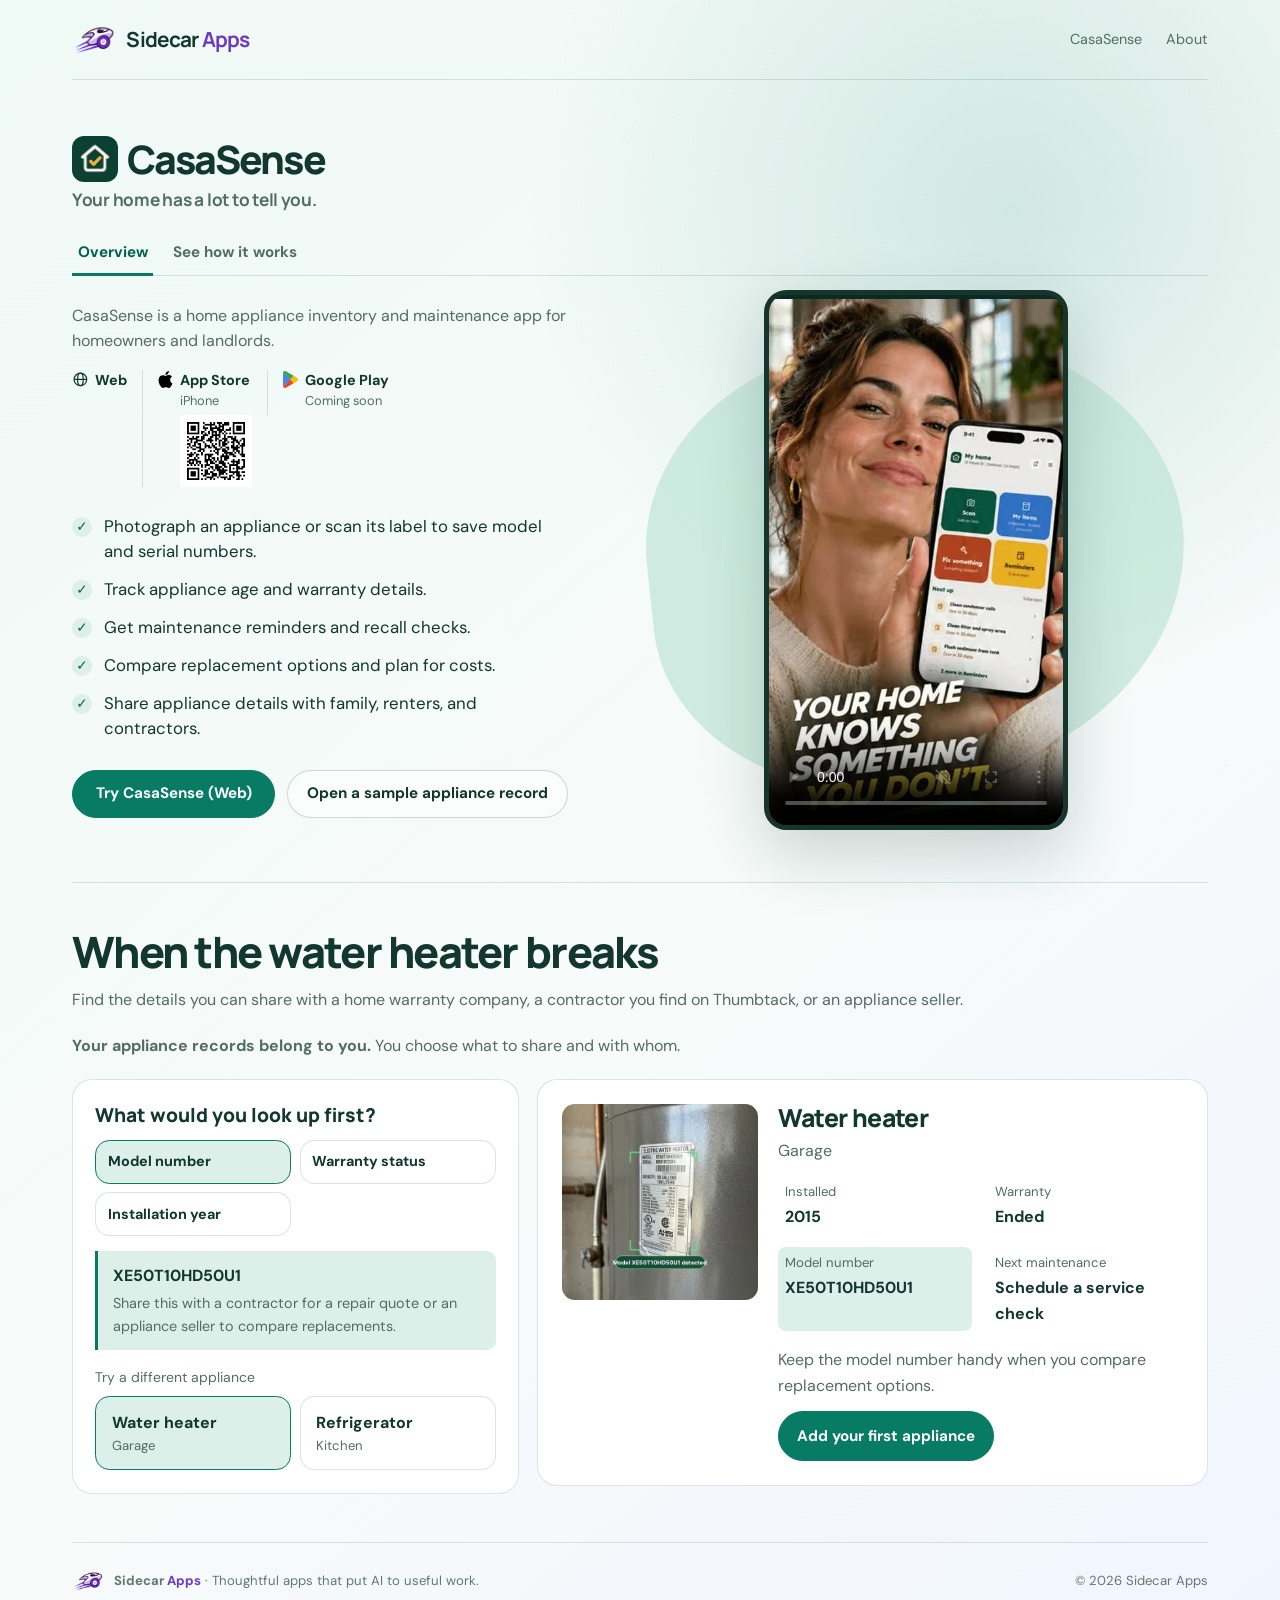
<file: index.html>
<!doctype html>
<html lang="en">
<head>
  <meta charset="utf-8">
  <meta name="viewport" content="width=device-width,initial-scale=1">
  <title>CasaSense Appliance Inventory &amp; Maintenance | Sidecar Apps</title>
  <meta name="description" content="Scan appliance labels, track age and warranties, check recalls, and share records with CasaSense, the home appliance inventory app from Sidecar Apps.">
  <meta name="robots" content="index,follow,max-image-preview:large,max-snippet:-1,max-video-preview:-1">
  <meta name="application-name" content="Sidecar Apps">
  <meta name="theme-color" content="#eff9f5">
  <meta property="og:title" content="CasaSense Appliance Inventory &amp; Maintenance | Sidecar Apps">
  <meta property="og:description" content="Scan appliance labels, track age and warranties, check recalls, and share records with CasaSense, the home appliance inventory app from Sidecar Apps.">
  <meta property="og:type" content="website">
  <meta property="og:url" content="https://sidecar360.com/">
  <meta property="og:image" content="https://sidecar360.com/assets/casasense-share.jpg">
  <meta property="og:image:width" content="1200">
  <meta property="og:image:height" content="630">
  <meta property="og:image:alt" content="CasaSense by Sidecar Apps, with an example water heater record">
  <meta property="og:site_name" content="Sidecar Apps">
  <meta name="twitter:card" content="summary_large_image">
  <meta name="twitter:title" content="CasaSense Appliance Inventory &amp; Maintenance | Sidecar Apps">
  <meta name="twitter:description" content="Scan appliance labels, track age and warranties, check recalls, and share records with CasaSense, the home appliance inventory app from Sidecar Apps.">
  <meta name="twitter:image" content="https://sidecar360.com/assets/casasense-share.jpg">
  <meta name="twitter:image:alt" content="CasaSense by Sidecar Apps, with an example water heater record">
  <link rel="canonical" href="https://sidecar360.com/">
  <link rel="icon" href="assets/sidecar-icon-192.png">
  <link rel="preconnect" href="https://fonts.googleapis.com">
  <link rel="preconnect" href="https://fonts.gstatic.com" crossorigin>
  <link href="https://fonts.googleapis.com/css2?family=DM+Sans:wght@400;500;600;700&amp;family=Manrope:wght@500;600;700;800&amp;display=swap" rel="stylesheet">
  <script type="application/ld+json">
  {
    "@context": "https://schema.org",
    "@graph": [
      {
        "@type": "Organization",
        "@id": "https://sidecar360.com/#organization",
        "name": "Sidecar Apps",
        "url": "https://sidecar360.com/",
        "logo": {
          "@type": "ImageObject",
          "url": "https://sidecar360.com/assets/sidecar-icon-192.png",
          "width": 192,
          "height": 184
        },
        "description": "Sidecar Apps builds consumer applications that use on-device and cloud AI to help with everyday tasks.",
        "contactPoint": {
          "@type": "ContactPoint",
          "contactType": "general inquiries",
          "url": "https://sidecar360.com/contact.html"
        }
      },
      {
        "@type": "WebSite",
        "@id": "https://sidecar360.com/#website",
        "url": "https://sidecar360.com/",
        "name": "Sidecar Apps",
        "publisher": { "@id": "https://sidecar360.com/#organization" },
        "inLanguage": "en-US"
      },
      {
        "@type": "WebPage",
        "@id": "https://sidecar360.com/#webpage",
        "url": "https://sidecar360.com/",
        "name": "CasaSense Appliance Inventory & Maintenance | Sidecar Apps",
        "isPartOf": { "@id": "https://sidecar360.com/#website" },
        "mainEntity": { "@id": "https://casasense.sidecar360.com/#application" },
        "inLanguage": "en-US"
      },
      {
        "@type": "WebApplication",
        "@id": "https://casasense.sidecar360.com/#application",
        "name": "CasaSense",
        "url": "https://casasense.sidecar360.com/",
        "description": "A home appliance inventory and maintenance app for homeowners and landlords.",
        "applicationCategory": "LifestyleApplication",
        "image": "https://sidecar360.com/assets/casasense-share.jpg",
        "publisher": { "@id": "https://sidecar360.com/#organization" },
        "featureList": [
          "Scan appliance labels to save model and serial numbers",
          "Track appliance age and warranty details",
          "Get maintenance reminders and recall checks",
          "Compare replacement options",
          "Share appliance records"
        ]
      }
    ]
  }
  </script>
  <style>
    :root {
      color-scheme: light;
      --ink: #12372e;
      --ink-soft: #526d64;
      --brand: #087b64;
      --brand-dark: #05604e;
      --brand-soft: #dcefe8;
      --paper: #f7fbf9;
      --paper-blue: #f1f5ff;
      --surface: #ffffff;
      --line: rgba(20, 66, 55, 0.14);
      --shadow: rgba(18, 55, 46, 0.18);
    }

    * { box-sizing: border-box; }
    html { scroll-behavior: smooth; }

    body {
      margin: 0;
      overflow-x: clip;
      color: var(--ink);
      background:
        radial-gradient(circle at 79% 13%, rgba(8, 123, 100, 0.15), transparent 28%),
        linear-gradient(140deg, #eff9f5, var(--paper) 56%, var(--paper-blue));
      font: 1rem/1.6 "DM Sans", system-ui, -apple-system, BlinkMacSystemFont, "Segoe UI", sans-serif;
      -webkit-font-smoothing: antialiased;
    }

    a { color: inherit; text-decoration: none; }
    img { max-width: 100%; }

    .page-shell {
      max-width: 76rem;
      margin: 0 auto;
      padding: 0 2.5rem;
    }

    .site-header {
      min-height: 5rem;
      display: flex;
      align-items: center;
      justify-content: space-between;
      gap: 1.75rem;
      border-bottom: 1px solid var(--line);
    }

    .site-nav {
      display: flex;
      align-items: center;
      gap: 1.5rem;
      font-size: 0.9rem;
    }

    .site-nav > a { color: var(--ink-soft); }
    .site-nav > a:hover { color: var(--ink); }

    .site-nav .app-link,
    .site-nav .about-link {
      display: inline-flex;
      min-height: 2.75rem;
      align-items: center;
    }

    .web-action,
    .secondary-action {
      min-height: 3rem;
      font-size: 0.95rem;
      display: inline-flex;
      align-items: center;
      justify-content: center;
      border-radius: 999px;
      padding: 0.72rem 1.15rem;
      font-weight: 700;
      transition: background-color 160ms ease, border-color 160ms ease, transform 160ms ease;
    }

    .hero {
      padding: 0.85rem 0 3.2rem;
      display: grid;
      grid-template-columns: minmax(0, 0.92fr) minmax(26rem, 1.08fr);
      gap: clamp(1.75rem, 4vw, 3rem) 3.5rem;
      align-items: center;
    }

    .hero > * {
      min-width: 0;
    }

    h1,
    h2 {
      font-family: "Manrope", sans-serif;
      text-wrap: balance;
    }

    .casasense {
      padding-top: clamp(2.25rem, 5vw, 3.5rem);
      scroll-margin-top: 1.5rem;
    }

    .hero-title {
      display: grid;
      justify-items: start;
      gap: 0.42rem;
      margin: 0;
    }

    .hero-brand {
      display: inline-flex;
      align-items: center;
      gap: 0.55rem;
      font-size: clamp(2rem, 3.4vw, 2.45rem);
      font-weight: 800;
      line-height: 1.08;
      letter-spacing: -0.05em;
      white-space: nowrap;
    }

    .hero-brand img {
      width: clamp(2.45rem, 4.2vw, 2.9rem);
      height: auto;
      flex: none;
      border-radius: 0.75rem;
    }

    .hero-tagline {
      font-size: clamp(1rem, 1.5vw, 1.08rem);
      color: var(--ink-soft);
      font-weight: 700;
      line-height: 1.25;
      letter-spacing: -0.015em;
      text-wrap: balance;
    }

    .hero-summary {
      margin: 0;
      color: var(--ink-soft);
    }

    .hero-features {
      display: grid;
      gap: 0.8rem;
      margin: 1.7rem 0 0;
      padding: 0;
      list-style: none;
    }

    .hero-features li {
      display: grid;
      grid-template-columns: 1.35rem minmax(0, 1fr);
      align-items: start;
      gap: 0.65rem;
      color: var(--ink);
      font-size: 1.05rem;
      line-height: 1.5;
    }

    .feature-check {
      display: grid;
      place-items: center;
      width: 1.25rem;
      height: 1.25rem;
      margin-top: 0.17rem;
      border-radius: 50%;
      background: var(--brand-soft);
      color: var(--brand-dark);
      font-size: 0.85rem;
      font-weight: 800;
    }

    .actions {
      margin-top: 1.75rem;
      display: grid;
      grid-template-columns: minmax(0, 0.84fr) minmax(0, 1.16fr);
      max-width: 31rem;
      gap: 0.75rem;
    }

    .actions > a {
      padding-inline: 0.75rem;
      line-height: 1.25;
      text-align: center;
    }

    .platforms {
      display: flex;
      flex-wrap: wrap;
      align-items: flex-start;
      gap: 0.6rem 0.9rem;
      margin: 1rem 0 0;
      padding: 0;
      list-style: none;
    }

    .platforms > li + li {
      padding-inline-start: 0.9rem;
      border-inline-start: 1px solid var(--line);
    }

    .platform {
      display: inline-flex;
      align-items: flex-start;
      gap: 0.4rem;
      min-height: 2.75rem;
      color: var(--ink);
      font-size: 0.9rem;
      font-weight: 700;
      line-height: 1.25;
    }

    a.platform:hover { color: var(--brand-dark); }

    .platform > svg,
    .platform > img {
      flex: none;
      width: 1.05rem;
      height: 1.05rem;
      object-fit: contain;
    }

    .platform small {
      display: block;
      margin-top: 0.22rem;
      color: var(--ink-soft);
      font-size: 0.8rem;
      font-weight: 400;
    }

    .platform-qr {
      display: block;
      width: 4.5rem;
      height: auto;
      margin-top: 0.4rem;
    }

    .web-action {
      border: 1px solid var(--brand);
      background: var(--brand);
      color: #ffffff;
    }

    .web-action:hover {
      border-color: var(--brand-dark);
      background: var(--brand-dark);
    }

    .secondary-action {
      border: 1px solid rgba(20, 66, 55, 0.2);
      background: rgba(255, 255, 255, 0.5);
    }

    .secondary-action:hover {
      border-color: rgba(20, 66, 55, 0.42);
      background: #ffffff;
    }

    .product-visual {
      min-width: 0;
      position: relative;
      display: grid;
      place-items: center;
      isolation: isolate;
    }

    .orb {
      position: absolute;
      z-index: -1;
      inset: 9% 4%;
      border-radius: 48% 52% 56% 44%;
      background: rgba(184, 226, 211, 0.62);
      transform: rotate(-6deg);
    }

    .hero-video {
      display: block;
      width: min(100%, 19rem);
      height: auto;
      aspect-ratio: 9 / 16;
      border: 0.35rem solid #17352d;
      border-radius: 1.4rem;
      background: #092b23;
      box-shadow: 0 1.5rem 4rem rgba(18, 55, 46, 0.2);
    }

    .hero-video:focus-visible {
      outline: 3px solid #5ab79f;
      outline-offset: 4px;
    }

    .how-it-works {
      padding: 2.75rem 0 3rem;
      border-top: 1px solid var(--line);
      scroll-margin-top: 1.5rem;
    }

    .how-it-works > h2 {
      margin: 0 0 1.5rem;
      font: 800 clamp(1.9rem, 4.5vw, 2.7rem)/1.15 "Manrope", sans-serif;
      letter-spacing: -0.04em;
    }

    .app-flow {
      display: grid;
      grid-template-columns: minmax(0, 1fr) minmax(0, 0.76fr) minmax(0, 1.45fr);
      gap: 1.65rem;
      margin: 0;
      padding: 0;
      list-style: none;
    }

    .flow-stage {
      position: relative;
      min-width: 0;
      padding: 1rem;
      border: 1px solid var(--line);
      border-radius: 1.25rem;
      background: var(--surface);
    }

    .flow-stage:not(:last-child)::after {
      position: absolute;
      z-index: 1;
      top: 7.6rem;
      left: calc(100% + 0.1rem);
      width: 1.4rem;
      height: 0.7rem;
      background: var(--brand);
      clip-path: polygon(0 42%, 63% 42%, 63% 0, 100% 50%, 63% 100%, 63% 58%, 0 58%);
      content: "";
    }

    .flow-visual {
      height: 14rem;
      display: grid;
      place-items: center;
      border-radius: 0.8rem;
      background: #f0f7f2;
    }

    /* Each crop uses the same artwork from the approved mock. Flow labels remain selectable HTML. */
    .flow-art {
      display: block;
      background: url("assets/casasense-how-it-works.webp") no-repeat;
    }

    .flow-art--phone {
      width: min(100%, 10rem);
      aspect-ratio: 508 / 684;
      background-size: 302.362% auto;
      background-position: 0 38.824%;
    }

    .flow-art--sync {
      width: min(100%, 6.75rem);
      aspect-ratio: 176 / 218;
      background-size: 872.727% auto;
      background-position: 45% 36.6%;
    }

    .flow-art--cloud {
      width: min(100%, 16rem);
      aspect-ratio: 422 / 350;
      background-size: 363.981% auto;
      background-position: 87.074% 25.371%;
    }

    .flow-art--gemini {
      aspect-ratio: 205 / 198;
      background-size: 749.268% auto;
      background-position: 63.561% 77.724%;
    }

    .flow-art--email {
      aspect-ratio: 210 / 198;
      background-size: 731.429% auto;
      background-position: 80.769% 77.724%;
    }

    .flow-art--map {
      aspect-ratio: 209 / 198;
      background-size: 734.928% auto;
      background-position: 97.965% 77.724%;
    }

    .flow-copy h3 {
      margin: 0.85rem 0 0.35rem;
      font: 800 1.2rem/1.25 "Manrope", sans-serif;
      letter-spacing: -0.025em;
    }

    .flow-copy p {
      margin: 0;
      color: var(--ink-soft);
      font-size: 1rem;
      line-height: 1.5;
    }

    .flow-copy p + p { margin-top: 0.65rem; }

    .flow-services {
      display: grid;
      grid-template-columns: repeat(3, minmax(0, 1fr));
      gap: 0.6rem;
      margin: 0.9rem 0 0;
      padding: 0;
      list-style: none;
    }

    .flow-service {
      display: grid;
      align-content: start;
      gap: 0.4rem;
      min-width: 0;
    }

    .flow-service .flow-art {
      width: min(100%, 4rem);
      border-radius: 0.65rem;
    }

    .flow-service strong {
      display: block;
      font: 800 0.9rem/1.25 "Manrope", sans-serif;
    }

    .flow-service span {
      display: block;
      color: var(--ink-soft);
      font-size: 0.875rem;
      line-height: 1.35;
    }

    @media (max-width: 52rem) {
      .app-flow { grid-template-columns: minmax(0, 1fr); gap: 1.7rem; }

      .flow-stage:not(:last-child)::after {
        top: auto;
        bottom: -1.22rem;
        left: calc(50% - 0.7rem);
        transform: rotate(90deg);
      }

      .flow-stage--sync {
        display: grid;
        grid-template-columns: minmax(4rem, 0.42fr) minmax(0, 1fr);
        align-items: center;
        gap: 0.85rem;
      }

      .flow-stage--sync .flow-visual { height: auto; min-height: 7rem; }
      .flow-stage--sync .flow-art { width: min(85%, 5rem); }
      .flow-stage--sync h3 { margin-top: 0; }
      .flow-stage--cloud .flow-visual { height: 10.75rem; }
      .flow-stage--cloud .flow-art--cloud { width: min(100%, 12rem); }

      .flow-services { grid-template-columns: minmax(0, 1fr); }
      .flow-service {
        grid-template-columns: 3.5rem minmax(0, 1fr);
        align-items: center;
        gap: 0.7rem;
      }

      .flow-service strong, .flow-service span { font-size: 1rem; }
    }

    .site-footer {
      padding: 1.4rem 0 2rem;
      display: flex;
      align-items: center;
      justify-content: space-between;
      gap: 1.5rem;
      border-top: 1px solid var(--line);
      color: #62786f;
      font-size: 0.82rem;
    }

    .footer-brand {
      display: flex;
      align-items: center;
      gap: 0.6rem;
    }

    .footer-brand img {
      width: 2rem;
      height: 2rem;
      flex: none;
      object-fit: contain;
    }

    a:focus-visible {
      outline: 3px solid #5ab79f;
      outline-offset: 4px;
    }

    @media (hover: hover) {
      .sample-next .web-action:hover { transform: translateY(-1px); }
    }

    @media (max-width: 58rem) {
      .page-shell { padding: 0 1.5rem; }
      .hero { grid-template-columns: minmax(0, 1fr); }
      .product-visual { max-width: 38rem; width: 100%; margin: 0 auto; }
    }

    @media (max-width: 42rem) {
      .page-shell { padding: 0 1.25rem; }
      .site-header { min-height: 4.4rem; gap: 0.75rem; }
      .site-nav { gap: 0.75rem; font-size: 0.82rem; }
      .hero { padding-bottom: 2.7rem; gap: 1.8rem; }
      .platforms { gap: 0.45rem 0.55rem; }
      .platforms > li + li { padding-inline-start: 0.55rem; }
      .actions {
        grid-template-columns: minmax(0, 1fr);
        grid-auto-rows: 1fr;
      }
      .web-action, .secondary-action { width: 100%; }
      .site-footer { align-items: flex-start; flex-direction: column; }
    }

    @media (max-width: 22rem) {
      .platforms { column-gap: 0.3rem; }
      .platforms > li + li { padding-inline-start: 0.25rem; }
    }

    @media (prefers-reduced-motion: reduce) {
      html { scroll-behavior: auto; }
      .web-action, .secondary-action { transition: none; }
    }
  </style>
  <link rel="stylesheet" href="casasense-home.css?v=2">
  <link rel="stylesheet" href="sidecar-brand.css?v=2">
  <script src="casasense-home.js?v=2" defer></script>
</head>
<body>
  <div class="page-shell">
    <header class="site-header">
      <a class="wordmark" href="#top" aria-label="Sidecar Apps home">
        <img class="sidecar-mark" src="assets/sidecar-icon-192.png" alt="" width="192" height="184">
        <span>Sidecar <span class="wordmark-apps">Apps</span></span>
      </a>
      <nav class="site-nav" aria-label="Main navigation">
        <a class="app-link" href="#casasense">CasaSense</a>
        <a class="about-link" href="about.html">About</a>
      </nav>
    </header>

    <main id="top">
      <section class="casasense" id="casasense" aria-labelledby="casasense-title">
        <h1 class="hero-title" id="casasense-title">
          <span class="hero-brand"><img src="assets/casasense-icon-192.png" alt="" width="192" height="192">CasaSense</span>
          <span class="hero-tagline">Your home has a lot to tell you.</span>
        </h1>
        <div class="casasense-tabs" id="casasense-tabs" role="tablist" aria-label="CasaSense" hidden>
          <button id="overview-tab" type="button" role="tab" aria-selected="true" aria-controls="casasense-overview">Overview</button>
          <button id="how-it-works-tab" type="button" role="tab" aria-selected="false" aria-controls="how-it-works" tabindex="-1">See how it works</button>
        </div>
        <div id="casasense-overview">
          <div class="hero" id="how-ai-helps">
            <div>
              <p class="hero-summary">CasaSense is a home appliance inventory and maintenance app for homeowners and landlords.</p>
              <ul class="platforms" role="list" aria-label="CasaSense availability">
                <li>
                  <a class="platform" href="https://casasense.sidecar360.com/">
                    <svg viewBox="0 0 24 24" fill="none" stroke="currentColor" stroke-width="1.75" aria-hidden="true">
                      <circle cx="12" cy="12" r="9"/><ellipse cx="12" cy="12" rx="4" ry="9"/><path d="M3 12h18"/>
                    </svg>
                    <span>Web</span>
                  </a>
                </li>
                <li>
                  <a class="platform" href="https://apps.apple.com/app/casasense/id6831296057">
                    <img src="assets/platform-apple.svg" alt="" width="24" height="24">
                    <span>
                      App Store<small>iPhone</small>
                      <img class="platform-qr" src="assets/casasense-app-store-qr.png" alt="" width="72" height="72">
                    </span>
                  </a>
                </li>
                <li>
                  <span class="platform">
                    <img src="assets/platform-google-play.svg" alt="" width="24" height="24">
                    <span>Google Play<small>Coming soon</small></span>
                  </span>
                </li>
              </ul>
              <ul class="hero-features" role="list">
                <li><span class="feature-check" aria-hidden="true">✓</span><span>Photograph an appliance or scan its label to save model and serial numbers.</span></li>
                <li><span class="feature-check" aria-hidden="true">✓</span><span>Track appliance age and warranty details.</span></li>
                <li><span class="feature-check" aria-hidden="true">✓</span><span>Get maintenance reminders and recall checks.</span></li>
                <li><span class="feature-check" aria-hidden="true">✓</span><span>Compare replacement options and plan for costs.</span></li>
                <li><span class="feature-check" aria-hidden="true">✓</span><span>Share appliance details with family, renters, and contractors.</span></li>
              </ul>
              <div class="actions">
                <a class="web-action" href="https://casasense.sidecar360.com/">Try CasaSense (Web)</a>
                <a class="secondary-action" href="#sample-home">Open a sample appliance record</a>
              </div>
            </div>

            <div class="product-visual">
              <div class="orb" aria-hidden="true"></div>
              <video class="hero-video" id="casasense-demo" controls playsinline muted loop preload="none" width="720" height="1280"
                     poster="assets/casasense-demo-poster.webp" aria-label="CasaSense product demo, 30 seconds">
                <source src="assets/casasense-demo.mp4" type="video/mp4">
                <a href="assets/casasense-demo.mp4">Watch the CasaSense demo</a>
              </video>
            </div>
          </div>

          <section class="sample-home" id="sample-home" aria-labelledby="sample-heading">
            <h2 id="sample-heading">When the water heater breaks</h2>
            <p>Find the details you can share with a home warranty company, a contractor you find on Thumbtack, or an appliance seller.</p>
            <p><strong>Your appliance records belong to you.</strong> You choose what to share and with whom.</p>
            <div class="sample-layout">
              <div class="sample-guide">
                <h3>What would you look up first?</h3>
                <ul class="sample-questions" role="list" aria-label="Details to look up">
                  <li><button type="button" data-sample-field="model" aria-pressed="true" aria-controls="sample-answer">Model number</button></li>
                  <li><button type="button" data-sample-field="warranty" aria-pressed="false" aria-controls="sample-answer">Warranty status</button></li>
                  <li><button type="button" data-sample-field="installed" aria-pressed="false" aria-controls="sample-answer">Installation year</button></li>
                </ul>
                <div class="sample-answer" id="sample-answer" role="status">
                  <strong id="sample-answer-value">XE50T10HD50U1</strong>
                  <span id="sample-answer-note">Share this with a contractor for a repair quote or an appliance seller to compare replacements.</span>
                </div>
                <p class="sample-switcher-label">Try a different appliance</p>
                <ul class="sample-items" role="list" aria-label="Sample appliances">
                  <li><button type="button" data-sample="waterHeater" aria-pressed="true" aria-controls="sample-record"><strong>Water heater</strong><small>Garage</small></button></li>
                  <li><button type="button" data-sample="refrigerator" aria-pressed="false" aria-controls="sample-record"><strong>Refrigerator</strong><small>Kitchen</small></button></li>
                </ul>
              </div>
              <article class="sample-record" id="sample-record" aria-labelledby="sample-name">
                <img class="sample-photo" id="sample-photo" src="assets/sample-water-heater.webp" alt="CasaSense reading the label on a water heater" loading="lazy" width="480" height="506">
                <div>
                  <h3 id="sample-name" aria-live="polite">Water heater</h3>
                  <p class="sample-location" id="sample-location">Garage</p>
                  <dl class="sample-facts">
                    <div data-sample-fact="installed"><dt>Installed</dt><dd id="sample-installed">2015</dd></div>
                    <div data-sample-fact="warranty"><dt>Warranty</dt><dd id="sample-warranty">Ended</dd></div>
                    <div data-sample-fact="model" class="sample-fact-active"><dt>Model number</dt><dd id="sample-model">XE50T10HD50U1</dd></div>
                    <div><dt>Next maintenance</dt><dd id="sample-maintenance">Schedule a service check</dd></div>
                  </dl>
                </div>
                <div class="sample-next">
                  <p id="sample-next">Keep the model number handy when you compare replacement options.</p>
                  <a class="web-action" href="https://casasense.sidecar360.com/">Add your first appliance</a>
                </div>
              </article>
            </div>
          </section>
        </div>

        <section class="how-it-works" id="how-it-works" aria-labelledby="how-it-works-heading">
          <h2 id="how-it-works-heading">From a label photo to a saved record</h2>
          <ol class="app-flow" role="list">
            <li class="flow-stage flow-stage--phone">
              <div class="flow-visual">
                <div class="flow-art flow-art--phone" role="img" aria-label="CasaSense showing the brand, model and serial number it read from an appliance label"></div>
              </div>
              <div class="flow-copy">
                <h3>AI on your phone</h3>
                <p>Your phone reads the model and serial number from the label so you can check them before saving.</p>
                <p>You can open recent records offline.</p>
              </div>
            </li>
            <li class="flow-stage flow-stage--sync">
              <div class="flow-visual">
                <div class="flow-art flow-art--sync" aria-hidden="true"></div>
              </div>
              <div class="flow-copy">
                <h3>Sync when you reconnect</h3>
                <p>Changes sync when you reconnect. CasaSense can send just the text from a readable label, or use the photo when it needs a closer look.</p>
              </div>
            </li>
            <li class="flow-stage flow-stage--cloud">
              <div class="flow-visual">
                <div class="flow-art flow-art--cloud" aria-hidden="true"></div>
              </div>
              <div class="flow-copy">
                <h3>Your appliance records</h3>
                <p>CasaSense saves your records online and uses these services when needed.</p>
              </div>
              <ul class="flow-services" role="list">
                <li class="flow-service">
                  <div class="flow-art flow-art--gemini" aria-hidden="true"></div>
                  <div><strong>Gemini</strong><span>Enhanced recognition</span></div>
                </li>
                <li class="flow-service">
                  <div class="flow-art flow-art--email" aria-hidden="true"></div>
                  <div><strong>Email Delivery</strong><span>Account and invite emails</span></div>
                </li>
                <li class="flow-service">
                  <div class="flow-art flow-art--map" aria-hidden="true"></div>
                  <div><strong>Geoapify</strong><span>Address lookup</span></div>
                </li>
              </ul>
            </li>
          </ol>
        </section>
      </section>
    </main>

    <footer class="site-footer">
      <div class="footer-brand">
        <img src="assets/sidecar-icon-192.png" alt="" width="192" height="184">
        <span><strong>Sidecar <span class="wordmark-apps">Apps</span></strong> · Thoughtful apps that put AI to useful work.</span>
      </div>
      <span>© 2026 Sidecar Apps</span>
    </footer>
  </div>
  <script>
    const casaSenseDemo = document.getElementById("casasense-demo");
    const prefersReducedMotion = window.matchMedia("(prefers-reduced-motion: reduce)");

    if (!prefersReducedMotion.matches && "IntersectionObserver" in window) {
      const demoObserver = new IntersectionObserver(([entry]) => {
        if (entry.intersectionRatio < 0.35) return;

        demoObserver.disconnect();
        casaSenseDemo.play().catch(() => {
          // The native Play control remains available if autoplay is blocked.
        });
      }, { threshold: 0.35 });
      demoObserver.observe(casaSenseDemo);
    }
  </script>
</body>
</html>
</file>
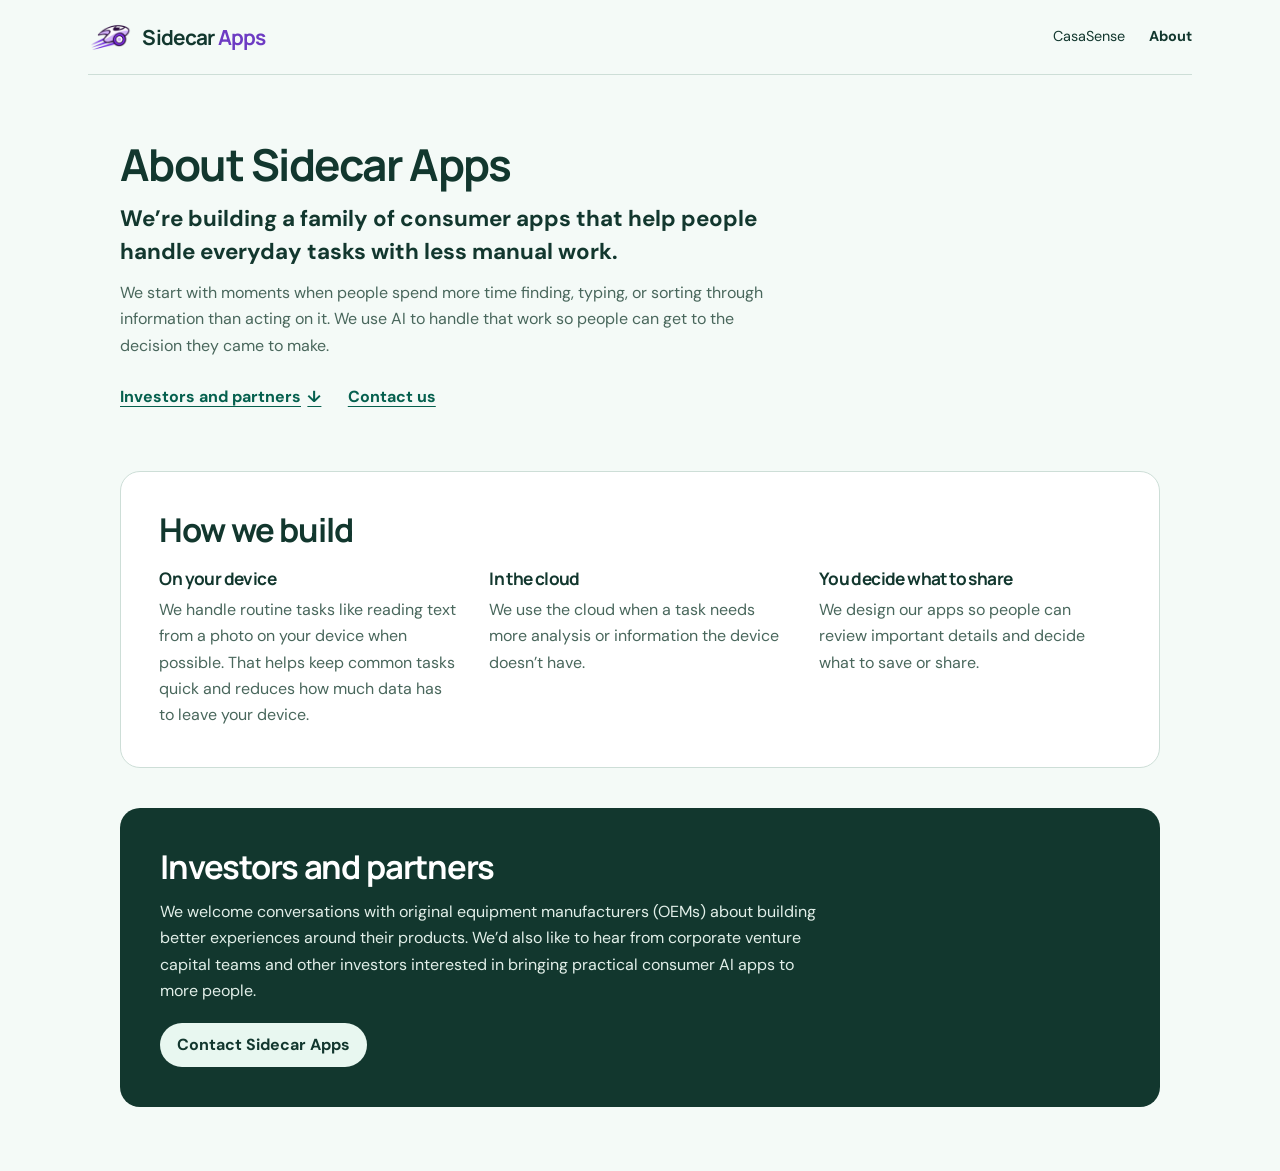
<file: about.html>
<!doctype html>
<html lang="en">
<head>
  <meta charset="utf-8">
  <meta name="viewport" content="width=device-width, initial-scale=1">
  <title>About Sidecar Apps | Vision, Investors &amp; Partners</title>
  <meta name="description" content="Sidecar Apps builds consumer apps with on-device and cloud AI. Learn about our vision, OEM partnerships, and corporate venture investment.">
  <meta property="og:type" content="website">
  <meta property="og:site_name" content="Sidecar Apps">
  <meta property="og:title" content="About Sidecar Apps | Vision, Investors &amp; Partners">
  <meta property="og:description" content="Sidecar Apps builds consumer apps with on-device and cloud AI. Learn about our vision, OEM partnerships, and corporate venture investment.">
  <meta property="og:url" content="https://sidecar360.com/about.html">
  <meta property="og:image" content="https://sidecar360.com/assets/sidecar-icon.png">
  <meta property="og:image:alt" content="Sidecar Apps logo">
  <meta name="twitter:card" content="summary">
  <link rel="canonical" href="https://sidecar360.com/about.html">
  <script type="application/ld+json">
  {
    "@context": "https://schema.org",
    "@type": "AboutPage",
    "@id": "https://sidecar360.com/about.html#webpage",
    "url": "https://sidecar360.com/about.html",
    "name": "About Sidecar Apps",
    "isPartOf": { "@id": "https://sidecar360.com/#website" },
    "mainEntity": { "@id": "https://sidecar360.com/#organization" },
    "inLanguage": "en-US"
  }
  </script>
  <link rel="icon" href="assets/sidecar-icon-192.png">
  <link rel="preconnect" href="https://fonts.googleapis.com">
  <link rel="preconnect" href="https://fonts.gstatic.com" crossorigin>
  <link href="https://fonts.googleapis.com/css2?family=DM+Sans:wght@400;500;600;700&amp;family=Manrope:wght@500;600;700;800&amp;display=swap" rel="stylesheet">
  <style>
    * { box-sizing: border-box; }
    body { margin: 0; color: #12372e; background: #f4faf7; font: 1rem/1.65 "DM Sans", system-ui, sans-serif; }
    .shell { width: min(76rem, 100%); margin: auto; padding: 0 clamp(1.25rem, 5vw, 3.5rem); }
    header { min-height: 4.7rem; display: flex; align-items: center; justify-content: space-between; gap: 1rem; border-bottom: 1px solid #cdded7; }
    header a { color: inherit; }
    nav { display: flex; gap: clamp(0.75rem, 2vw, 1.5rem); font-size: 0.9rem; }
    nav a { display: inline-flex; align-items: center; min-height: 2.75rem; text-decoration: none; }
    nav [aria-current] { font-weight: 700; }
    main { max-width: 65rem; margin-inline: auto; padding: clamp(2rem, 5vw, 4rem) 0; }
    h1, h2, h3 { margin: 0; font-family: Manrope, sans-serif; line-height: 1.18; letter-spacing: -0.035em; }
    h1 { font-size: clamp(1.8rem, 4vw, 2.75rem); }
    h2 { font-size: clamp(1.45rem, 3vw, 2.05rem); }
    h3 { font-size: 1.08rem; }
    p { margin: 0.75rem 0 0; color: #49675c; }
    .about-intro { max-width: 42rem; }
    .lead { font-size: clamp(1.13rem, 2.3vw, 1.4rem); font-weight: 700; color: #12372e; line-height: 1.45; }
    .intro-links { display: flex; flex-wrap: wrap; gap: 0.25rem 1.65rem; margin-top: 1rem; }
    main a { display: inline-flex; align-items: center; justify-content: center; min-height: 2.75rem; color: #05604e; font-weight: 700; text-underline-offset: 0.23em; }
    .about-jump { gap: 0.4rem; }
    .approach {
      margin-top: clamp(1.5rem, 5vw, 3.25rem);
      padding: clamp(1.25rem, 4vw, 2.4rem);
      border: 1px solid #cdded7;
      border-radius: 1.25rem;
      background: #fff;
    }
    .approach-grid {
      display: grid;
      grid-template-columns: repeat(3, minmax(0, 1fr));
      gap: 1rem 1.75rem;
      margin-top: 1.25rem;
    }
    .approach-grid p { margin-top: 0.45rem; }
    .investors {
      margin-top: clamp(1.35rem, 4vw, 2.5rem);
      padding: clamp(1.25rem, 4.5vw, 2.5rem);
      border-radius: 1.25rem;
      background: #12372e;
      color: #fff;
      scroll-margin-top: 1.25rem;
    }
    .investors p { max-width: 42rem; color: #e2efe9; }
    .investors .contact {
      margin-top: 1.15rem;
      padding: 0.55rem 1.05rem;
      border-radius: 999px;
      background: #e8f7f0;
      color: #12372e;
      text-decoration: none;
    }
    .investors .contact:hover { background: #fff; }
    a:focus-visible { outline: 3px solid #5ab79f; outline-offset: 4px; }
    @media (max-width: 42rem) {
      header { gap: 0.75rem; }
      nav { font-size: 0.82rem; }
      .intro-links { column-gap: 1rem; }
      .approach-grid { grid-template-columns: minmax(0, 1fr); }
      .approach-grid > div + div { padding-top: 1rem; border-top: 1px solid #cdded7; }
    }
  </style>
  <link rel="stylesheet" href="sidecar-brand.css?v=2">
</head>
<body>
  <div class="shell">
    <header>
      <a class="wordmark" href="./" aria-label="Sidecar Apps home">
        <img class="sidecar-mark" src="assets/sidecar-icon-192.png" alt="" width="192" height="184">
        <span>Sidecar <span class="wordmark-apps">Apps</span></span>
      </a>
      <nav aria-label="Main navigation">
        <a href="./#casasense">CasaSense</a>
        <a href="about.html" aria-current="page">About</a>
      </nav>
    </header>
    <main>
      <section class="about-intro" aria-labelledby="about-heading">
        <h1 id="about-heading">About Sidecar Apps</h1>
        <p class="lead">We’re building a family of consumer apps that help people handle everyday tasks with less manual work.</p>
        <p>We start with moments when people spend more time finding, typing, or sorting through information than acting on it. We use AI to handle that work so people can get to the decision they came to make.</p>
        <div class="intro-links">
          <a class="about-jump" href="#investors">Investors and partners <span aria-hidden="true">↓</span></a>
          <a href="contact.html">Contact us</a>
        </div>
      </section>

      <section class="approach" aria-labelledby="approach-heading">
        <h2 id="approach-heading">How we build</h2>
        <div class="approach-grid">
          <div>
            <h3>On your device</h3>
            <p>We handle routine tasks like reading text from a photo on your device when possible. That helps keep common tasks quick and reduces how much data has to leave your device.</p>
          </div>
          <div>
            <h3>In the cloud</h3>
            <p>We use the cloud when a task needs more analysis or information the device doesn’t have.</p>
          </div>
          <div>
            <h3>You decide what to share</h3>
            <p>We design our apps so people can review important details and decide what to save or share.</p>
          </div>
        </div>
      </section>

      <section class="investors" id="investors" aria-labelledby="investor-heading" tabindex="-1">
        <h2 id="investor-heading">Investors and partners</h2>
        <p>We welcome conversations with original equipment manufacturers (OEMs) about building better experiences around their products. We’d also like to hear from corporate venture capital teams and other investors interested in bringing practical consumer AI apps to more people.</p>
        <a class="contact" href="contact.html">Contact Sidecar Apps</a>
      </section>
    </main>
  </div>
</body>
</html>
</file>
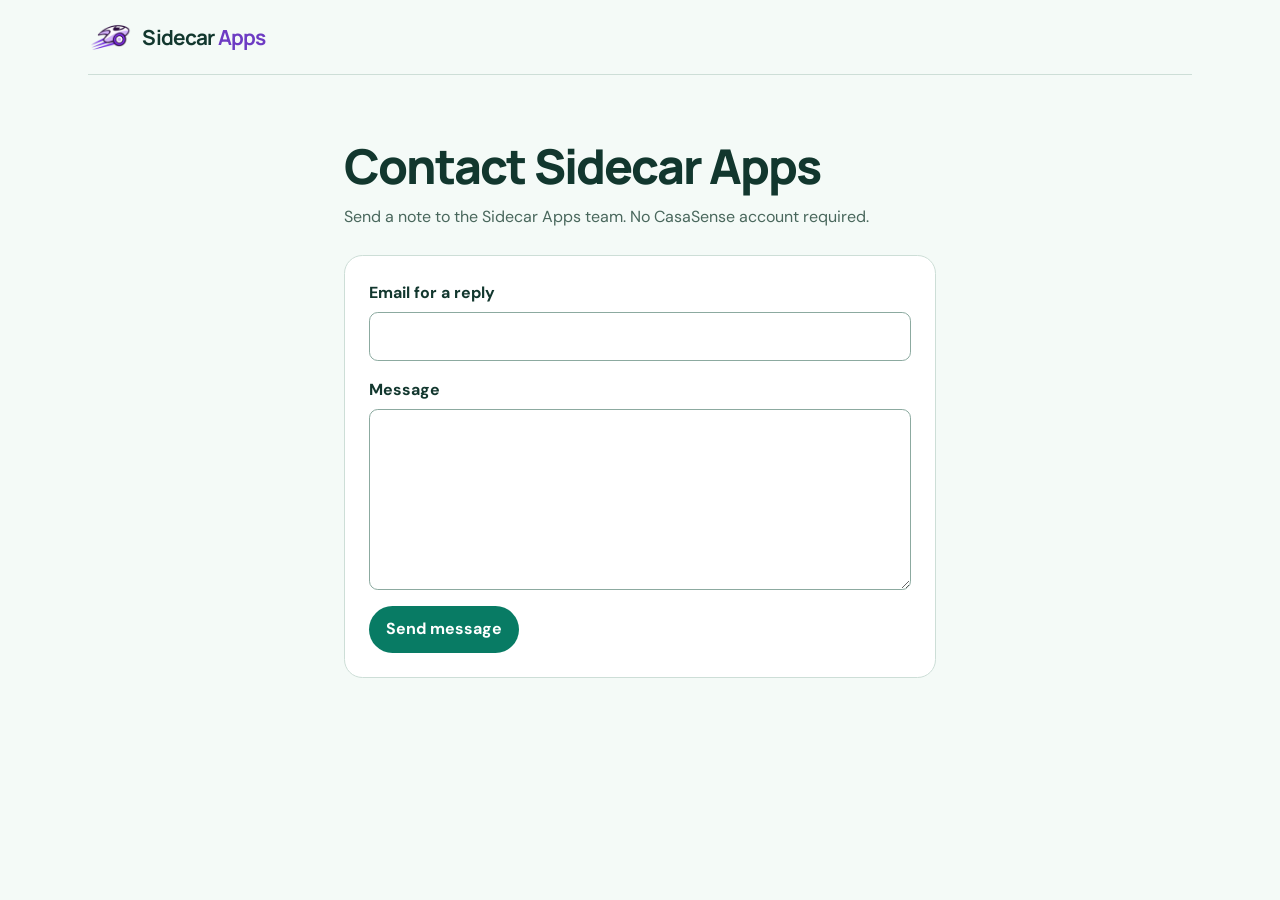
<file: contact.html>
<!doctype html>
<html lang="en">
<head>
  <meta charset="utf-8">
  <meta name="viewport" content="width=device-width, initial-scale=1">
  <meta name="referrer" content="strict-origin-when-cross-origin">
  <title>Contact Sidecar Apps</title>
  <meta name="description" content="Contact the Sidecar Apps team about CasaSense, partnerships, or investor inquiries. You can send a message without an account.">
  <meta property="og:type" content="website">
  <meta property="og:site_name" content="Sidecar Apps">
  <meta property="og:title" content="Contact Sidecar Apps">
  <meta property="og:description" content="Contact the Sidecar Apps team about CasaSense, partnerships, or investor inquiries. You can send a message without an account.">
  <meta property="og:url" content="https://sidecar360.com/contact.html">
  <meta property="og:image" content="https://sidecar360.com/assets/sidecar-icon.png">
  <meta property="og:image:alt" content="Sidecar Apps logo">
  <meta name="twitter:card" content="summary">
  <link rel="canonical" href="https://sidecar360.com/contact.html">
  <script type="application/ld+json">
  {
    "@context": "https://schema.org",
    "@type": "ContactPage",
    "@id": "https://sidecar360.com/contact.html#webpage",
    "url": "https://sidecar360.com/contact.html",
    "name": "Contact Sidecar Apps",
    "isPartOf": { "@id": "https://sidecar360.com/#website" },
    "about": { "@id": "https://sidecar360.com/#organization" },
    "inLanguage": "en-US"
  }
  </script>
  <link rel="icon" href="assets/sidecar-icon-192.png">
  <link rel="preconnect" href="https://fonts.googleapis.com">
  <link rel="preconnect" href="https://fonts.gstatic.com" crossorigin>
  <link href="https://fonts.googleapis.com/css2?family=DM+Sans:wght@400;500;600;700&amp;family=Manrope:wght@500;600;700;800&amp;display=swap" rel="stylesheet">
  <style>
    * { box-sizing: border-box; }
    body { margin: 0; color: #12372e; background: #f4faf7; font: 1rem/1.65 "DM Sans", system-ui, sans-serif; }
    .shell { width: min(76rem, 100%); margin: auto; padding: 0 clamp(1.25rem, 5vw, 3.5rem); }
    header { min-height: 4.7rem; display: flex; align-items: center; border-bottom: 1px solid #cdded7; }
    header a { color: inherit; }
    main { max-width: 37rem; margin: 0 auto; padding: clamp(2rem, 6vw, 4rem) 0; }
    h1 { margin: 0; font: 800 clamp(2rem, 6vw, 3rem)/1.12 Manrope, sans-serif; letter-spacing: -0.04em; }
    p { margin: 0.7rem 0 0; color: #49675c; }
    form { position: relative; margin-top: 1.5rem; padding: clamp(1rem, 4vw, 1.5rem); border: 1px solid #cdded7; border-radius: 1.15rem; background: #fff; }
    label { display: grid; gap: 0.35rem; margin-bottom: 1rem; font-weight: 700; }
    input, textarea { width: 100%; padding: 0.65rem 0.8rem; border: 1px solid #8caaa0; border-radius: 0.55rem; color: inherit; font: inherit; font-weight: 400; }
    textarea { resize: vertical; }
    button { min-height: 2.75rem; padding: 0.65rem 1.05rem; border: 0; border-radius: 999px; color: #fff; background: #087b64; font: inherit; font-weight: 700; cursor: pointer; }
    a:focus-visible, input:focus-visible, textarea:focus-visible, button:focus-visible { outline: 3px solid #5ab79f; outline-offset: 3px; }
    .contact-website { position: absolute; width: 1px; height: 1px; overflow: hidden; clip-path: inset(50%); }
  </style>
  <link rel="stylesheet" href="sidecar-brand.css?v=2">
</head>
<body>
  <div class="shell">
    <header>
      <a class="wordmark" href="./" aria-label="Sidecar Apps home">
        <img class="sidecar-mark" src="assets/sidecar-icon-192.png" alt="" width="192" height="184">
        <span>Sidecar <span class="wordmark-apps">Apps</span></span>
      </a>
    </header>
    <main>
      <h1>Contact Sidecar Apps</h1>
      <p>Send a note to the Sidecar Apps team. No CasaSense account required.</p>
      <form action="https://formspree.io/f/mppdokld" method="post">
        <label>
          Email for a reply
          <input name="email" type="email" autocomplete="email" maxlength="255" required>
        </label>
        <label>
          Message
          <textarea name="message" rows="6" maxlength="5000" required></textarea>
        </label>
        <label class="contact-website" aria-hidden="true">
          Website
          <input name="_gotcha" type="text" tabindex="-1" autocomplete="off" maxlength="200">
        </label>
        <button type="submit">Send message</button>
      </form>
    </main>
  </div>
</body>
</html>
</file>
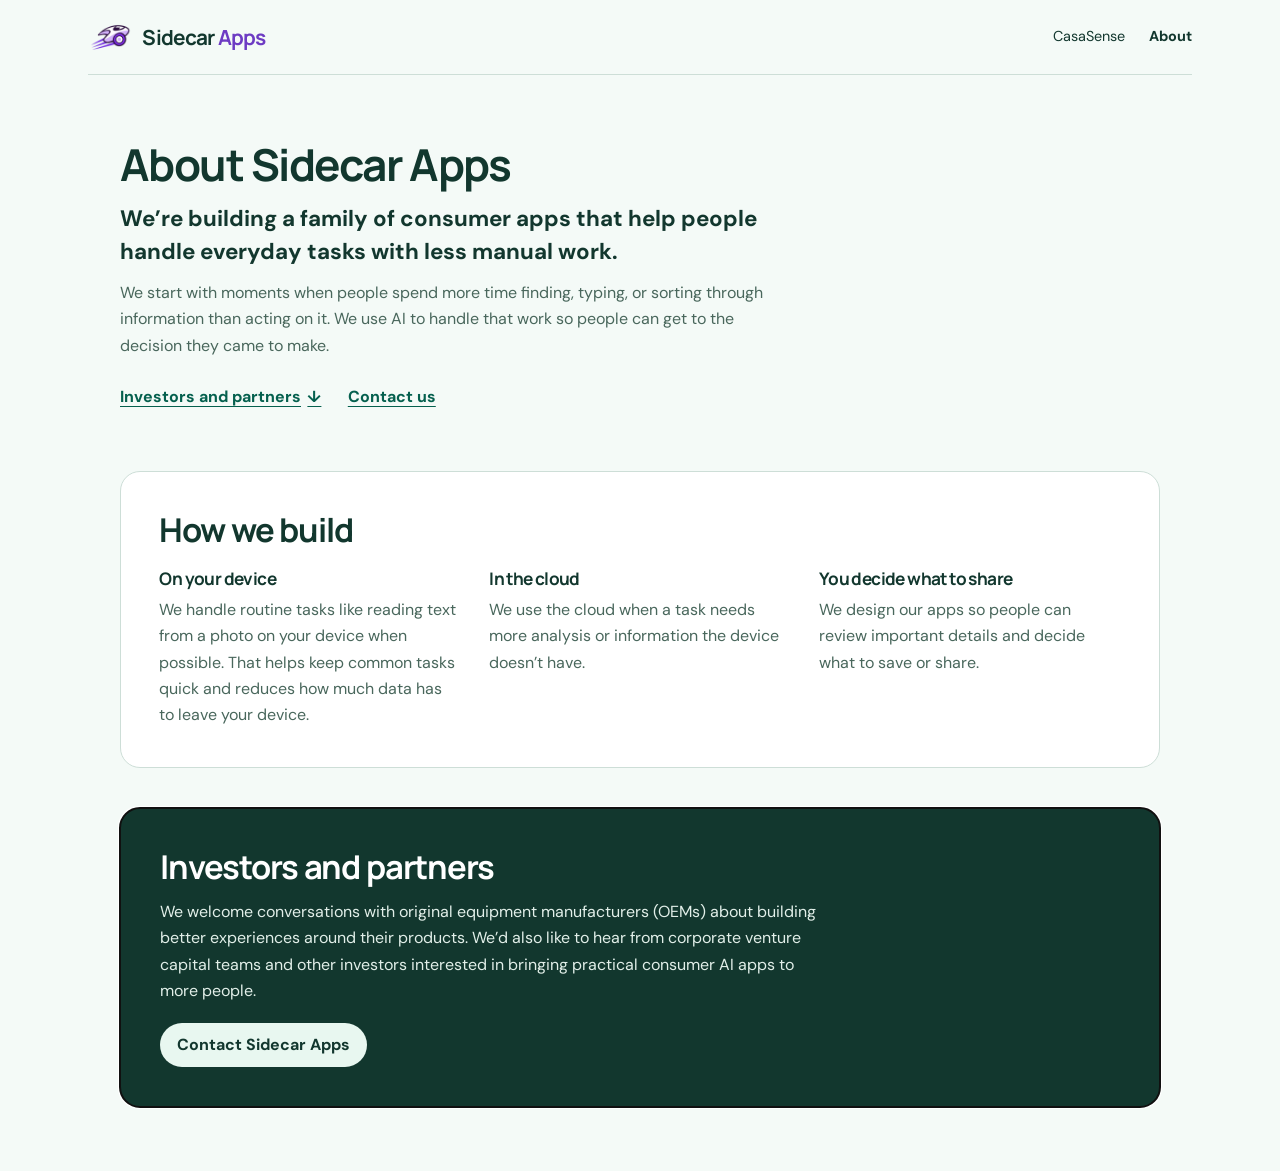
<file: investors.html>
<!doctype html>
<html lang="en">
<head>
  <meta charset="utf-8">
  <meta name="viewport" content="width=device-width, initial-scale=1">
  <title>For Investors | Sidecar Apps</title>
  <link rel="canonical" href="https://sidecar360.com/about.html">
  <meta http-equiv="refresh" content="0; url=about.html#investors">
</head>
<body>
  <p><a href="about.html#investors">Read the Sidecar Apps investor overview</a>.</p>
</body>
</html>
</file>
<file: casasense-home.css>
.casasense-tabs {
  display: flex;
  gap: 0.9rem;
  margin-top: 1.35rem;
  border-bottom: 1px solid var(--line);
}

.casasense-tabs[hidden] { display: none; }

.casasense-tabs button {
  min-height: 2.75rem;
  margin-bottom: -1px;
  padding: 0.55rem 0.35rem;
  border: 0;
  border-bottom: 3px solid transparent;
  color: var(--ink-soft);
  background: transparent;
  font: 700 0.95rem/1.25 "DM Sans", sans-serif;
  cursor: pointer;
}

.casasense-tabs button:hover { color: var(--brand-dark); }

.casasense-tabs button[aria-selected="true"] {
  border-color: var(--brand);
  color: var(--brand-dark);
}

.casasense-tabs button:focus-visible,
.casasense [role="tabpanel"]:focus-visible {
  outline: 3px solid #5ab79f;
  outline-offset: 3px;
}

.casasense-tabs:not([hidden]) ~ .how-it-works {
  padding-top: 1.5rem;
  border-top: 0;
  scroll-margin-top: 4rem;
}

.sample-home {
  padding: 2.75rem 0 3rem;
  border-top: 1px solid var(--line);
  scroll-margin-top: 1.5rem;
}

.sample-home > h2 {
  margin: 0;
  font: 800 clamp(1.9rem, 4vw, 2.7rem)/1.15 Manrope, sans-serif;
  letter-spacing: -0.04em;
}

.sample-home > p {
  margin: 0.65rem 0 1.3rem;
  color: var(--ink-soft);
}

.sample-layout {
  display: grid;
  grid-template-columns: minmax(14rem, 0.8fr) minmax(0, 1.2fr);
  gap: 1.15rem;
  align-items: start;
}

.sample-guide {
  padding: clamp(1rem, 3vw, 1.4rem);
  border: 1px solid var(--line);
  border-radius: 1.25rem;
  background: var(--surface);
}

.sample-guide h3 {
  margin: 0 0 0.8rem;
  font: 800 1.2rem/1.25 Manrope, sans-serif;
}

.sample-questions, .sample-items {
  display: grid;
  gap: 0.55rem;
  margin: 0;
  padding: 0;
  list-style: none;
}

.sample-questions { grid-template-columns: repeat(auto-fit, minmax(8rem, 1fr)); }
.sample-items { grid-template-columns: repeat(2, minmax(0, 1fr)); }

.sample-questions button,
.sample-items button {
  width: 100%;
  padding: 0.8rem 0.95rem;
  border: 1px solid var(--line);
  border-radius: 0.9rem;
  background: var(--surface);
  color: var(--ink);
  font: inherit;
  text-align: left;
  cursor: pointer;
}

.sample-questions button {
  min-height: 2.75rem;
  padding: 0.55rem 0.7rem;
  font-size: 0.9rem;
  font-weight: 700;
}

.sample-questions button[aria-pressed="true"],
.sample-items button[aria-pressed="true"] {
  border-color: var(--brand);
  background: var(--brand-soft);
}

.sample-questions button:focus-visible,
.sample-items button:focus-visible { outline: 3px solid #5ab79f; outline-offset: 3px; }
.sample-items strong, .sample-items small { display: block; }
.sample-items small { color: var(--ink-soft); font-size: 0.82rem; }

.sample-answer {
  display: grid;
  gap: 0.2rem;
  margin-top: 0.9rem;
  padding: 0.75rem 0.9rem;
  border-inline-start: 3px solid var(--brand);
  border-radius: 0 0.6rem 0.6rem 0;
  background: var(--brand-soft);
}

.sample-answer span { color: var(--ink-soft); font-size: 0.9rem; }
.sample-switcher-label { margin: 1rem 0 0.5rem; color: var(--ink-soft); font-size: 0.875rem; }

.sample-record {
  display: grid;
  grid-template-columns: minmax(8rem, 0.65fr) minmax(0, 1.35fr);
  grid-template-rows: auto auto;
  gap: 1rem 1.25rem;
  min-width: 0;
  padding: clamp(0.9rem, 2.5vw, 1.5rem);
  border: 1px solid var(--line);
  border-radius: 1.25rem;
  background: var(--surface);
}

.sample-photo {
  width: 100%;
  height: auto;
  aspect-ratio: 1 / 1;
  grid-row: 1 / -1;
  object-fit: cover;
  border-radius: 0.8rem;
}

.sample-record h3 {
  margin: 0;
  font: 800 1.55rem/1.15 Manrope, sans-serif;
  letter-spacing: -0.025em;
}

.sample-location { margin: 0.3rem 0 0; color: var(--ink-soft); }

.sample-facts {
  display: grid;
  grid-template-columns: repeat(2, minmax(0, 1fr));
  gap: 0.8rem 1rem;
  margin: 0.8rem 0 0;
}

.sample-facts dt { color: var(--ink-soft); font-size: 0.82rem; }
.sample-facts dd { margin: 0.1rem 0 0; font-weight: 700; }
.sample-facts > div { min-width: 0; padding: 0.32rem 0.45rem; border-radius: 0.5rem; overflow-wrap: anywhere; }
.sample-fact-active { background: var(--brand-soft); }

.sample-next { grid-column: 2; }
.sample-next p { margin: 0 0 0.8rem; color: var(--ink-soft); }
.sample-next p strong { color: var(--ink); }
.sample-next .web-action { min-height: 2.75rem; }

@media (max-width: 49rem) {
  .sample-layout { grid-template-columns: minmax(0, 1fr); }
}

@media (max-width: 35rem) {
  .sample-record { grid-template-columns: minmax(0, 1fr); }
  .sample-photo { grid-row: auto; max-height: 13rem; aspect-ratio: 4 / 3; }
  .sample-next { grid-column: auto; }
}
</file>
<file: sidecar-brand.css>
.wordmark {
  display: inline-flex;
  align-items: center;
  gap: 0.65rem;
  font: 700 1.3rem/1 Manrope, sans-serif;
  letter-spacing: -0.04em;
  text-decoration: none;
  white-space: nowrap;
}

.sidecar-mark {
  display: block;
  width: 2.75rem;
  height: 2.75rem;
  flex: none;
  object-fit: contain;
}

.wordmark-apps { color: #6d3bc3; }

@media (max-width: 42rem) {
  .wordmark { font-size: 1.1rem; }
  .sidecar-mark { width: 2.35rem; height: 2.35rem; }
}
</file>
